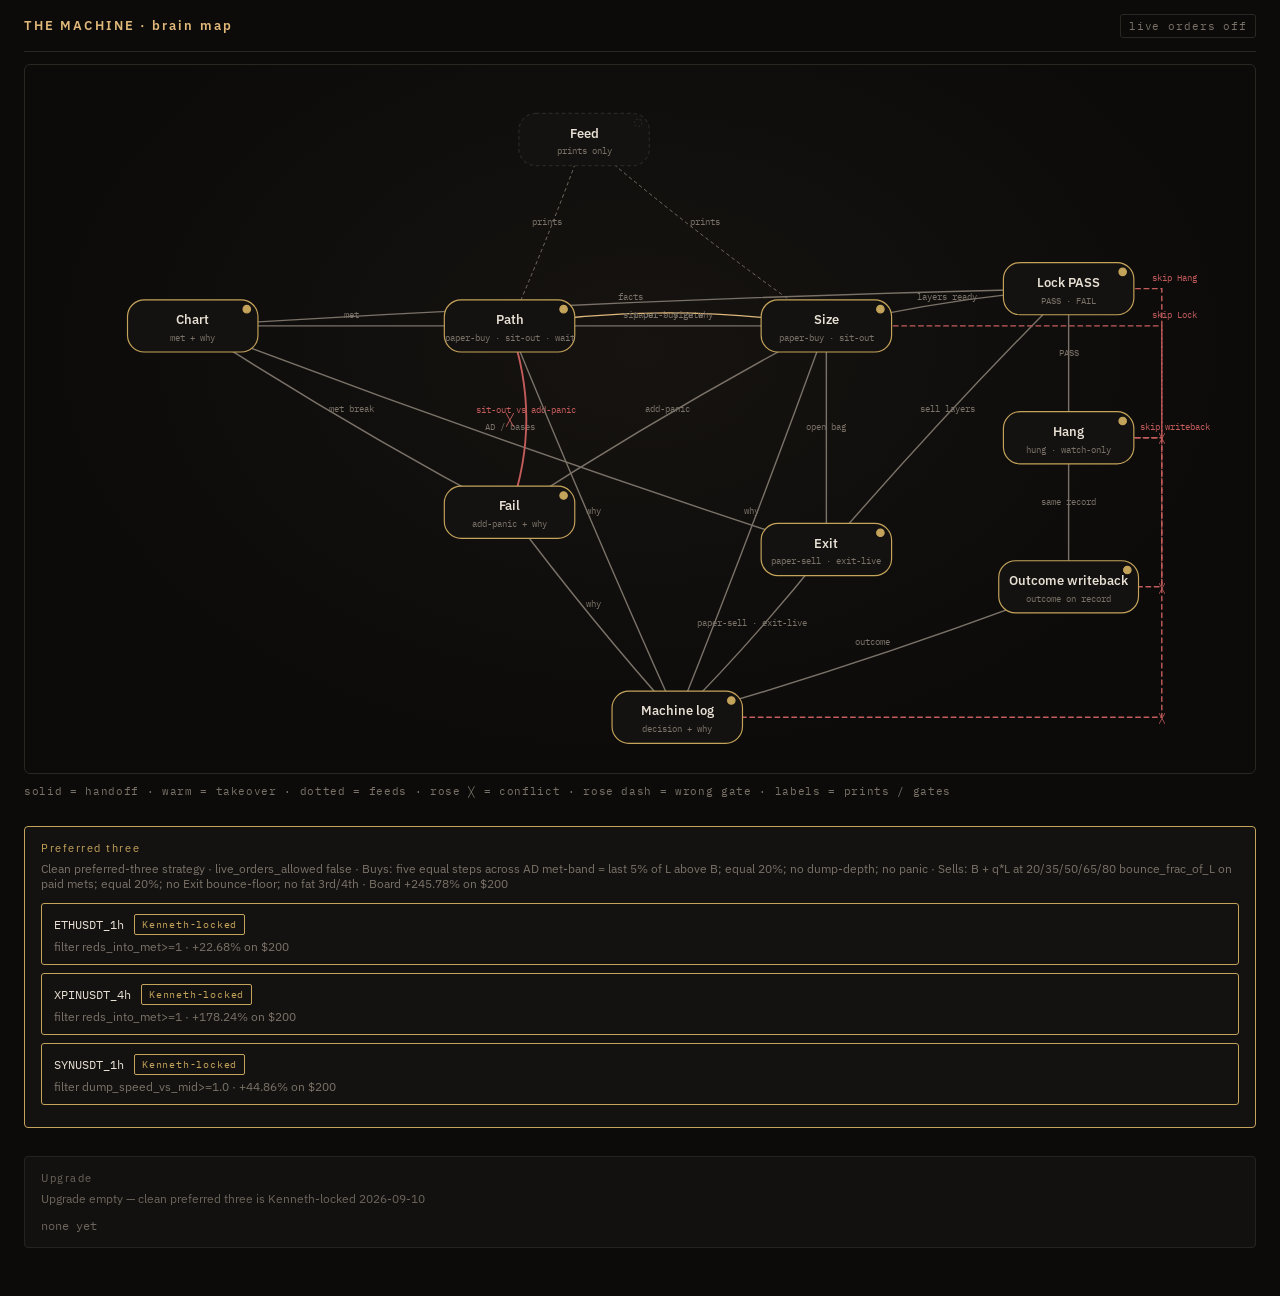
<file: ad-desk-machine/static/brain-map/index.html>
<!DOCTYPE html>
<html lang="en">
<head>
  <meta charset="utf-8" />
  <meta name="viewport" content="width=device-width, initial-scale=1" />
  <title>THE MACHINE · brain map</title>
  <link rel="preconnect" href="https://fonts.googleapis.com" />
  <link rel="preconnect" href="https://fonts.gstatic.com" crossorigin />
  <link href="https://fonts.googleapis.com/css2?family=IBM+Plex+Mono:wght@400;500&family=IBM+Plex+Sans:wght@400;500;600&display=swap" rel="stylesheet" />
  <link rel="stylesheet" href="style.css" />
</head>
<body class="brain-map">
  <header id="head">
    <span>THE MACHINE · brain map</span>
    <span class="live-off">live orders off</span>
  </header>
  <main id="stage">
    <svg id="brain" viewBox="0 0 1320 760" role="img" aria-label="The Machine decision brain graph"></svg>
    <div id="tip" class="hidden"></div>
    <p id="legend"></p>
  </main>
  <aside id="sheet" class="hidden">
    <button type="button" id="sheet-close" aria-label="Close">×</button>
    <div id="sheet-body"></div>
  </aside>
  <section id="research"></section>
  <section id="upgrade"></section>
  <script>window.BRAIN_MAP = {"name": "The Machine", "title": "brain map", "live_orders_allowed": false, "head": "THE MACHINE · brain map", "layers": [{"id": "chart", "name": "Chart", "x": 180, "y": 280, "when": "met + why", "prints": [{"verb": "met", "when": "First met-band entry", "shape": "met + why (low entered band). No buy / sit / size / exit.", "tape": true, "row": true}], "owns": "AD T/B/L, met band, met stays met, base_land_warn", "does_not_own": "Buy / sit / size / exit prices", "tag": "kenneth_locked", "rules": [{"text": "Kenneth 2026-09-10: hung charts are ETHUSDT 1h, XPINUSDT 4h, SYNUSDT 1h only. AD T/B/L from Gauge clean pack. Met band = last 5% of L above B through B. Met stays met.", "tag": "kenneth_locked", "kenneth_date": "2026-09-10", "source": "clean preferred-three process"}, {"text": "Owns: AD T/B/L, met band, met stays met, base_land_warn", "tag": "staff_proposed", "kenneth_date": null, "source": "MACHINE_SCENARIO_PASS_PLAN.md decision owners", "context_only": true}, {"text": "Does not own: Buy / sit / size / exit prices", "tag": "staff_proposed", "kenneth_date": null, "source": "MACHINE_SCENARIO_PASS_PLAN.md decision owners", "context_only": true}], "modules": [{"path": "machine/chart.py", "symbols": "is_in_met_band, update_met, at_ad"}], "scenarios": ["C1", "C2", "C3"]}, {"id": "path", "name": "Path", "x": 520, "y": 280, "when": "paper-buy · sit-out · wait", "prints": [{"verb": "paper-buy", "when": "After Size fills (why = Path tag/panic)", "shape": "Tape: paper-buy only after Size fills.", "tape": true, "row": false}, {"verb": "sit-out", "when": "At AD with Path why", "shape": "sit-out + Path why at AD.", "tape": true, "row": true}, {"verb": "wait", "when": "Not tagged", "shape": "wait + why not tagged (row only; no tape line).", "tape": false, "row": true}], "owns": "buy when print tags hung AD buy layer, or board panic; wait otherwise", "does_not_own": "Volume / grind wait (Size); met band (Chart); habit_ready / red habit match", "tag": "kenneth_locked", "rules": [{"text": "Kenneth 2026-09-10: Path buys when print tags a hung AD buy layer. Habit_ready / red-count Lock gates are not standing buy gates. Paid filters are tape (ETH/XPIN reds_into_met≥1; SYN dump_speed_vs_mid≥1.0), not Path sit.", "tag": "kenneth_locked", "kenneth_date": "2026-09-10", "source": "clean preferred-three process"}, {"text": "Owns: buy when print tags hung AD buy layer, or board panic; wait otherwise", "tag": "staff_proposed", "kenneth_date": null, "source": "MACHINE_SCENARIO_PASS_PLAN.md decision owners", "context_only": true}, {"text": "Does not own: Volume / grind wait (Size); met band (Chart); habit_ready / red habit match", "tag": "staff_proposed", "kenneth_date": null, "source": "MACHINE_SCENARIO_PASS_PLAN.md decision owners", "context_only": true}], "modules": [{"path": "machine/path.py", "symbols": "evaluate_path"}], "scenarios": ["C3", "P1", "P2", "P3", "P4", "P5", "P6", "P7", "P8", "P9", "P10"]}, {"id": "size", "name": "Size", "x": 860, "y": 280, "when": "paper-buy · sit-out", "prints": [{"verb": "paper-buy", "when": "On fill", "shape": "Tape: paper-buy on fill.", "tape": true, "row": true}, {"verb": "sit-out", "when": "Path bought; Size waits at AD / board grind", "shape": "sit-out + Size why.", "tape": true, "row": true}], "owns": "Which buy layers fill, real-volume gate, grind wait, AD-side scale, panic shares; optional 5m vol weigh", "does_not_own": "Met-band definition; Path tag / panic buy gate", "tag": "kenneth_locked", "rules": [{"text": "Kenneth 2026-09-10: five equal-spaced buys across the AD met-band (B+0.05×L down to B). Equal 20% of play each. No Size dump-depth. No panic under B. Grind-wait is not a standing entry gate.", "tag": "kenneth_locked", "kenneth_date": "2026-09-10", "source": "clean preferred-three process"}, {"text": "Owns: Which buy layers fill, real-volume gate, grind wait, AD-side scale, panic shares; optional 5m vol weigh", "tag": "staff_proposed", "kenneth_date": null, "source": "MACHINE_SCENARIO_PASS_PLAN.md decision owners", "context_only": true}, {"text": "Does not own: Met-band definition; Path tag / panic buy gate", "tag": "staff_proposed", "kenneth_date": null, "source": "MACHINE_SCENARIO_PASS_PLAN.md decision owners", "context_only": true}], "modules": [{"path": "machine/size.py", "symbols": "met_band_buy_prices, build_buy_layers, gate_buy_layers"}], "scenarios": ["P8", "P9", "S1", "S2", "S3", "S4", "S5"]}, {"id": "fail", "name": "Fail", "x": 520, "y": 480, "when": "add-panic + why", "prints": [{"verb": "add-panic", "when": "Met already; price under B", "shape": "add-panic + why Fail — current price broke AD; add panic half. Path sit must not block.", "tape": true, "row": true}], "owns": "Break of AD → add panic half (not flatten); grind fail / short-copy fail", "does_not_own": "Path tag buy; Size volume", "tag": "kenneth_locked", "rules": [{"text": "Kenneth 2026-09-10: Fail add-panic / panic half is not standing on this Machine. No panic layers are hung.", "tag": "kenneth_locked", "kenneth_date": "2026-09-10", "source": "clean preferred-three process"}, {"text": "Owns: Break of AD → add panic half (not flatten); grind fail / short-copy fail", "tag": "staff_proposed", "kenneth_date": null, "source": "MACHINE_SCENARIO_PASS_PLAN.md decision owners", "context_only": true}, {"text": "Does not own: Path tag buy; Size volume", "tag": "staff_proposed", "kenneth_date": null, "source": "MACHINE_SCENARIO_PASS_PLAN.md decision owners", "context_only": true}], "modules": [{"path": "machine/engine.py", "symbols": "Fail add-panic not standing (2026-09-10)"}], "scenarios": ["F1", "F2"]}, {"id": "exit", "name": "Exit", "x": 860, "y": 520, "when": "paper-sell · exit-live", "prints": [{"verb": "paper-sell", "when": "Sell / into named base", "shape": "paper-sell + layer why or into named base.", "tape": true, "row": true}, {"verb": "exit-live", "when": "Adapt", "shape": "exit-live + adapt reasons. Named unmet base clips bounce map high.", "tape": true, "row": true}], "owns": "Sell layers adapt, into-base, leftover, sideways-too-long when Reed number exists", "does_not_own": "Entry buy gates", "tag": "kenneth_locked", "rules": [{"text": "Kenneth 2026-09-10: five sells at B + q×L where q is the 20/35/50/65/80th percentile of bounce_frac_of_L on paid mets (tape). Equal 20% each. No Exit bounce-floor. No fat 3rd/4th Exit sizes.", "tag": "kenneth_locked", "kenneth_date": "2026-09-10", "source": "clean preferred-three process"}, {"text": "Owns: Sell layers adapt, into-base, leftover, sideways-too-long when Reed number exists", "tag": "staff_proposed", "kenneth_date": null, "source": "MACHINE_SCENARIO_PASS_PLAN.md decision owners", "context_only": true}, {"text": "Does not own: Entry buy gates", "tag": "staff_proposed", "kenneth_date": null, "source": "MACHINE_SCENARIO_PASS_PLAN.md decision owners", "context_only": true}], "modules": [{"path": "machine/research_tape.py", "symbols": "load_research_tape_layers (percentile sells)"}], "scenarios": ["E1", "E2", "E3", "E4", "E5"]}, {"id": "feed", "name": "Feed", "x": 600, "y": 80, "when": "prints only", "prints": [{"verb": "prints", "when": "Always sensor", "shape": "prints only — no buy / sit / sell.", "tape": false, "row": false}], "owns": "Prints price/low/reds/volume/5m fields into Path and Size", "does_not_own": "Decisions", "tag": "staff_proposed", "rules": [{"text": "Owns: Prints price/low/reds/volume/5m fields into Path and Size", "tag": "staff_proposed", "kenneth_date": null, "source": "MACHINE_SCENARIO_PASS_PLAN.md decision owners", "context_only": true}, {"text": "Does not own: Decisions", "tag": "staff_proposed", "kenneth_date": null, "source": "MACHINE_SCENARIO_PASS_PLAN.md decision owners", "context_only": true}], "modules": [{"path": "machine/feeds.py", "symbols": "print_from_klines, fetch_mexc_klines"}, {"path": "machine/loop.py", "symbols": "DecisionLoop, build_default_loop"}], "scenarios": []}, {"id": "machine_log", "name": "Machine log", "x": 700, "y": 700, "when": "decision + why", "prints": [{"verb": "decision", "when": "Decision change", "shape": "one line per change: {action, name, price, size_pct?, why}; no wait spam.", "tape": true, "row": true}, {"verb": "kill", "when": "Intentional out", "shape": "kill + why intentional out.", "tape": true, "row": true}], "owns": "Print only on decision change with why", "does_not_own": "Spam wait", "tag": "kenneth_locked", "rules": [{"text": "Owns: Print only on decision change with why", "tag": "staff_proposed", "kenneth_date": null, "source": "MACHINE_SCENARIO_PASS_PLAN.md decision owners", "context_only": true}, {"text": "Does not own: Spam wait", "tag": "staff_proposed", "kenneth_date": null, "source": "MACHINE_SCENARIO_PASS_PLAN.md decision owners", "context_only": true}], "modules": [{"path": "machine/log.py", "symbols": "MachineLog"}, {"path": "machine/api.py", "symbols": "POST /api/machine/kill"}], "scenarios": []}, {"id": "lock_pass", "name": "Lock PASS", "x": 1120, "y": 240, "when": "PASS · FAIL", "prints": [{"verb": "PASS", "when": "Layers + facts hang-ready", "shape": "PASS + Lock why. No invent prices.", "tape": true, "row": true}, {"verb": "FAIL", "when": "Broken lock named", "shape": "FAIL + Lock why (hang not ready).", "tape": true, "row": true}], "owns": "", "does_not_own": "", "tag": "kenneth_locked", "rules": [{"text": "Kenneth 2026-09-10: Gauge clean pack Lock PASS for ETHUSDT 1h / XPINUSDT 4h / SYNUSDT 1h met-band + percentile sells.", "tag": "kenneth_locked", "kenneth_date": "2026-09-10", "source": "clean preferred-three process"}], "modules": [{"path": "process book / Lock seat", "symbols": "Kenneth 2026-09-10 clean preferred three"}], "scenarios": []}, {"id": "hang", "name": "Hang", "x": 1120, "y": 400, "when": "hung · watch-only", "prints": [{"verb": "hung", "when": "After Lock PASS only", "shape": "hung (watch-only until Kenneth unlocks live).", "tape": true, "row": true}, {"verb": "watch-only", "when": "Hung plan watch", "shape": "watch-only on hung record until live unlock.", "tape": false, "row": true}], "owns": "", "does_not_own": "", "tag": "kenneth_locked", "rules": [{"text": "Kenneth 2026-09-10: hang loads play-file tape prices for the preferred three. Never call dump-depth or panic generators for those plays. live_orders_allowed stays false.", "tag": "kenneth_locked", "kenneth_date": "2026-09-10", "source": "clean preferred-three process"}], "modules": [{"path": "machine/api.py", "symbols": "POST /api/machine/hang"}, {"path": "machine/research_tape.py", "symbols": "load_research_tape_layers"}], "scenarios": []}, {"id": "outcome_writeback", "name": "Outcome writeback", "x": 1120, "y": 560, "when": "outcome on record", "prints": [{"verb": "outcome", "when": "Close / kill on same hung record", "shape": "Write outcome on the same hung record; then Machine log may print the change.", "tape": true, "row": true}], "owns": "", "does_not_own": "", "tag": "kenneth_locked", "rules": [], "modules": [{"path": "machine/engine.py", "symbols": "_write_outcome, _persist_play"}], "scenarios": []}], "edges": [{"from": "feed", "to": "path", "kind": "feeds", "label": "prints"}, {"from": "feed", "to": "size", "kind": "feeds", "label": "prints"}, {"from": "chart", "to": "path", "kind": "handoff", "label": "met"}, {"from": "chart", "to": "fail", "kind": "handoff", "label": "met break"}, {"from": "chart", "to": "exit", "kind": "handoff", "label": "AD / bases"}, {"from": "path", "to": "size", "kind": "handoff", "label": "paper-buy gate"}, {"from": "size", "to": "path", "kind": "takeover", "label": "sit-out · Size why"}, {"from": "fail", "to": "size", "kind": "handoff", "label": "add-panic"}, {"from": "path", "to": "fail", "kind": "conflict", "label": "sit-out vs add-panic"}, {"from": "size", "to": "exit", "kind": "handoff", "label": "open bag"}, {"from": "path", "to": "machine_log", "kind": "handoff", "label": "why"}, {"from": "size", "to": "machine_log", "kind": "handoff", "label": "why"}, {"from": "fail", "to": "machine_log", "kind": "handoff", "label": "why"}, {"from": "exit", "to": "machine_log", "kind": "handoff", "label": "paper-sell · exit-live"}, {"from": "size", "to": "lock_pass", "kind": "handoff", "label": "layers ready"}, {"from": "exit", "to": "lock_pass", "kind": "handoff", "label": "sell layers"}, {"from": "chart", "to": "lock_pass", "kind": "handoff", "label": "facts"}, {"from": "lock_pass", "to": "hang", "kind": "handoff", "label": "PASS"}, {"from": "hang", "to": "outcome_writeback", "kind": "handoff", "label": "same record"}, {"from": "outcome_writeback", "to": "machine_log", "kind": "handoff", "label": "outcome"}, {"from": "size", "to": "hang", "kind": "refuse", "label": "skip Lock", "waypoints": [[1220, 280], [1220, 400]]}, {"from": "lock_pass", "to": "outcome_writeback", "kind": "refuse", "label": "skip Hang", "waypoints": [[1220, 240], [1220, 560]]}, {"from": "hang", "to": "machine_log", "kind": "refuse", "label": "skip writeback", "waypoints": [[1220, 400], [1220, 700]]}], "regenerated_at": "2026-09-10 20:53 PHT", "overlaps": [], "upgrades": [], "upgrade_help": "Upgrade empty — clean preferred three is Kenneth-locked 2026-09-10", "research": {"tag": "kenneth_locked", "status": "kenneth_locked", "title": "Clean preferred-three strategy", "live_orders_allowed": false, "kenneth_date": "2026-09-10", "board_pct_on_200": 245.78, "layer_method": {"buys": "five equal steps across AD met-band = last 5% of L above B; equal 20%; no dump-depth; no panic", "sells": "B + q*L at 20/35/50/65/80 bounce_frac_of_L on paid mets; equal 20%; no Exit bounce-floor; no fat 3rd/4th"}, "plays": [{"id": "ETHUSDT_1h", "filter": "reds_into_met>=1", "pnl_pct_on_200": 22.68}, {"id": "XPINUSDT_4h", "filter": "reds_into_met>=1", "pnl_pct_on_200": 178.24}, {"id": "SYNUSDT_1h", "filter": "dump_speed_vs_mid>=1.0", "pnl_pct_on_200": 44.86}]}, "legend": "solid = handoff · warm = takeover · dotted = feeds · rose ╳ = conflict · rose dash = wrong gate · labels = prints / gates"};</script>
  <script src="app.js"></script>
</body>
</html>
</file>
<file: ad-desk-machine/static/brain-map/style.css>
:root {
  --bg: #0c0b0a; --panel: #141210; --ink: #e8e0d4; --mute: #7a7268;
  --warm: #e0b87a; --brass: #c4a35a; --iron: #2a2622; --rose: #c45c5c; --amber: #d4a017;
  --mono: "IBM Plex Mono", ui-monospace, monospace;
  --sans: "IBM Plex Sans", system-ui, sans-serif;
}
* { box-sizing: border-box; }
html, body { margin: 0; padding: 0; background: var(--bg); color: var(--ink);
  font-family: var(--sans); font-size: 13px; min-height: 100vh; }
body.brain-map { padding: 0 24px 48px 24px; }
#head { height: 52px; display: flex; align-items: center; gap: 14px;
  border-bottom: 1px solid var(--iron); margin-bottom: 12px;
  letter-spacing: 0.16em; font-size: 13px; color: var(--warm); font-weight: 600; }
#head .live-off { margin-left: auto; letter-spacing: 0.08em; font-size: 11px; font-weight: 400;
  color: var(--mute); border: 1px solid var(--iron); padding: 4px 8px; border-radius: 3px;
  font-family: var(--mono); }
#stage { position: relative; max-width: 1320px; margin: 0 auto; }
#brain { width: 100%; height: auto; display: block; background: radial-gradient(ellipse at 50% 40%, #161310 0%, var(--bg) 70%);
  border: 1px solid var(--iron); border-radius: 6px; }
#legend { color: var(--mute); font-size: 11px; letter-spacing: 0.06em; margin: 10px 0 0; font-family: var(--mono); }
#tip { position: absolute; z-index: 8; max-width: 280px; background: var(--panel); border: 1px solid var(--amber);
  border-radius: 4px; padding: 10px 12px; font-size: 12px; color: var(--ink); pointer-events: none;
  box-shadow: 0 8px 24px rgba(0,0,0,.45); }
#tip.hidden { display: none; }
#tip .t-name { color: var(--warm); font-weight: 560; margin-bottom: 4px; }
#tip .t-owns { color: var(--mute); font-family: var(--mono); font-size: 11px; line-height: 1.4; }

.node-hit { cursor: pointer; }
.node-body { fill: var(--panel); stroke: var(--iron); stroke-width: 1.25; }
.node-body.locked { stroke: var(--brass); }
.node-body.proposed { stroke: var(--iron); stroke-dasharray: 4 3; }
.node-body.hot { stroke: var(--amber); stroke-width: 2; }
.node-label { fill: var(--ink); font-family: var(--sans); font-size: 14px; font-weight: 560; text-anchor: middle; }
.node-when { fill: var(--mute); font-family: var(--mono); font-size: 10px; text-anchor: middle; }
.pip { stroke-width: 1.25; }
.pip.locked { fill: var(--brass); stroke: var(--brass); }
.pip.proposed { fill: none; stroke: var(--iron); stroke-dasharray: 2 2; }

.edge { fill: none; stroke-linecap: round; }
.edge.handoff { stroke: var(--mute); stroke-width: 1.5; }
.edge.takeover { stroke: var(--warm); stroke-width: 1.5; }
.edge.feeds { stroke: var(--mute); stroke-width: 1; stroke-dasharray: 3 4; }
.edge.conflict { stroke: var(--rose); stroke-width: 2; }
.edge.refuse { stroke: var(--rose); stroke-width: 1.5; stroke-dasharray: 5 4; }
.edge.hot { filter: drop-shadow(0 0 3px var(--amber)); opacity: 1; }
.edge-label { fill: var(--mute); font-family: var(--mono); font-size: 10px; text-anchor: middle; }
.edge-label.conflict, .edge-label.refuse { fill: var(--rose); }
.conflict-x, .refuse-x { fill: var(--rose); font-family: var(--mono); font-size: 14px; text-anchor: middle; font-weight: 600; }
.refuse-x { font-size: 11px; }
.marker path { fill: var(--mute); }
.marker.takeover path { fill: var(--warm); }
.marker.feeds path { fill: var(--mute); }
.marker.conflict path { fill: var(--rose); }
.marker.refuse path { fill: var(--rose); }

#sheet { position: fixed; top: 0; right: 0; width: 380px; height: 100vh; background: #12100e;
  border-left: 1px solid var(--iron); padding: 20px 18px; overflow-y: auto; z-index: 20;
  transition: opacity .2s, transform .2s; }
#sheet.hidden { display: none; opacity: 0; transform: translateX(12px); }
#sheet-close { position: absolute; top: 10px; right: 12px; background: none; border: 0;
  color: var(--mute); font-size: 22px; cursor: pointer; }
#sheet-head .name { color: var(--warm); font-size: 16px; font-weight: 560; display: flex; align-items: center; gap: 10px; }
#sheet-head .when { color: var(--mute); font-family: var(--mono); font-size: 11px; margin-top: 6px; }
#sheet-head .owns { color: var(--mute); font-size: 12px; margin-top: 10px; line-height: 1.45; }
.block { margin-top: 20px; }
.block .kicker { letter-spacing: .14em; color: var(--mute); font-size: 11px; margin-bottom: 8px; }
.tag { font-family: var(--mono); font-size: 10px; letter-spacing: .08em; padding: 3px 7px; border-radius: 2px; white-space: nowrap; }
.tag-locked { color: var(--brass); border: 1px solid var(--brass); }
.tag-proposed { color: var(--mute); border: 1px dashed var(--iron); }
.rule-row, .mod-row, .scen-row, .edge-row { font-family: var(--mono); font-size: 11px; padding: 8px 0;
  border-bottom: 1px solid var(--iron); color: var(--mute); }
.rule-row { display: grid; grid-template-columns: auto 1fr; gap: 10px; align-items: start; }
.rule-row .rule-text { color: var(--ink); line-height: 1.45; }
.rule-row .rule-date { color: var(--mute); display: block; margin-top: 4px; font-size: 10px; }
.mod-row .sym, .edge-row .sym { color: var(--ink); }
.empty { color: var(--mute); font-family: var(--mono); font-size: 12px; }
#sheet-foot { margin-top: 24px; border-top: 1px solid var(--iron); padding-top: 14px;
  color: var(--mute); font-size: 11px; letter-spacing: .1em; cursor: pointer; }

#research { max-width: 1320px; margin: 28px auto 0; background: var(--panel); border: 1px solid var(--brass);
  border-radius: 4px; padding: 14px 16px; }
#research .kicker { color: var(--brass); font-size: 11px; letter-spacing: .14em; margin-bottom: 6px; }
#research .help { color: var(--mute); font-size: 12px; margin-bottom: 12px; }
.research-card { border: 1px solid var(--brass); border-radius: 3px; padding: 10px 12px; margin-bottom: 8px; }
.research-card .title { color: var(--ink); font-family: var(--mono); font-size: 12px; margin-bottom: 4px;
  display: flex; align-items: center; gap: 10px; }
.research-card .body { color: var(--mute); font-size: 12px; }
#upgrade { max-width: 1320px; margin: 28px auto 0; background: var(--panel); border: 1px solid var(--iron);
  border-radius: 4px; padding: 14px 16px; opacity: .88; }
#upgrade .kicker { color: var(--mute); font-size: 11px; letter-spacing: .14em; margin-bottom: 6px; }
#upgrade .help { color: var(--mute); font-size: 12px; margin-bottom: 12px; }
.upgrade-card { border: 1px dashed var(--iron); border-radius: 3px; padding: 10px 12px; margin-bottom: 8px; }
.upgrade-card .title { color: var(--ink); font-family: var(--mono); font-size: 12px; margin-bottom: 4px;
  display: flex; align-items: center; gap: 10px; }
.upgrade-card .body { color: var(--mute); font-size: 12px; }
body.sheet-open #stage { margin-right: 400px; }
</file>
